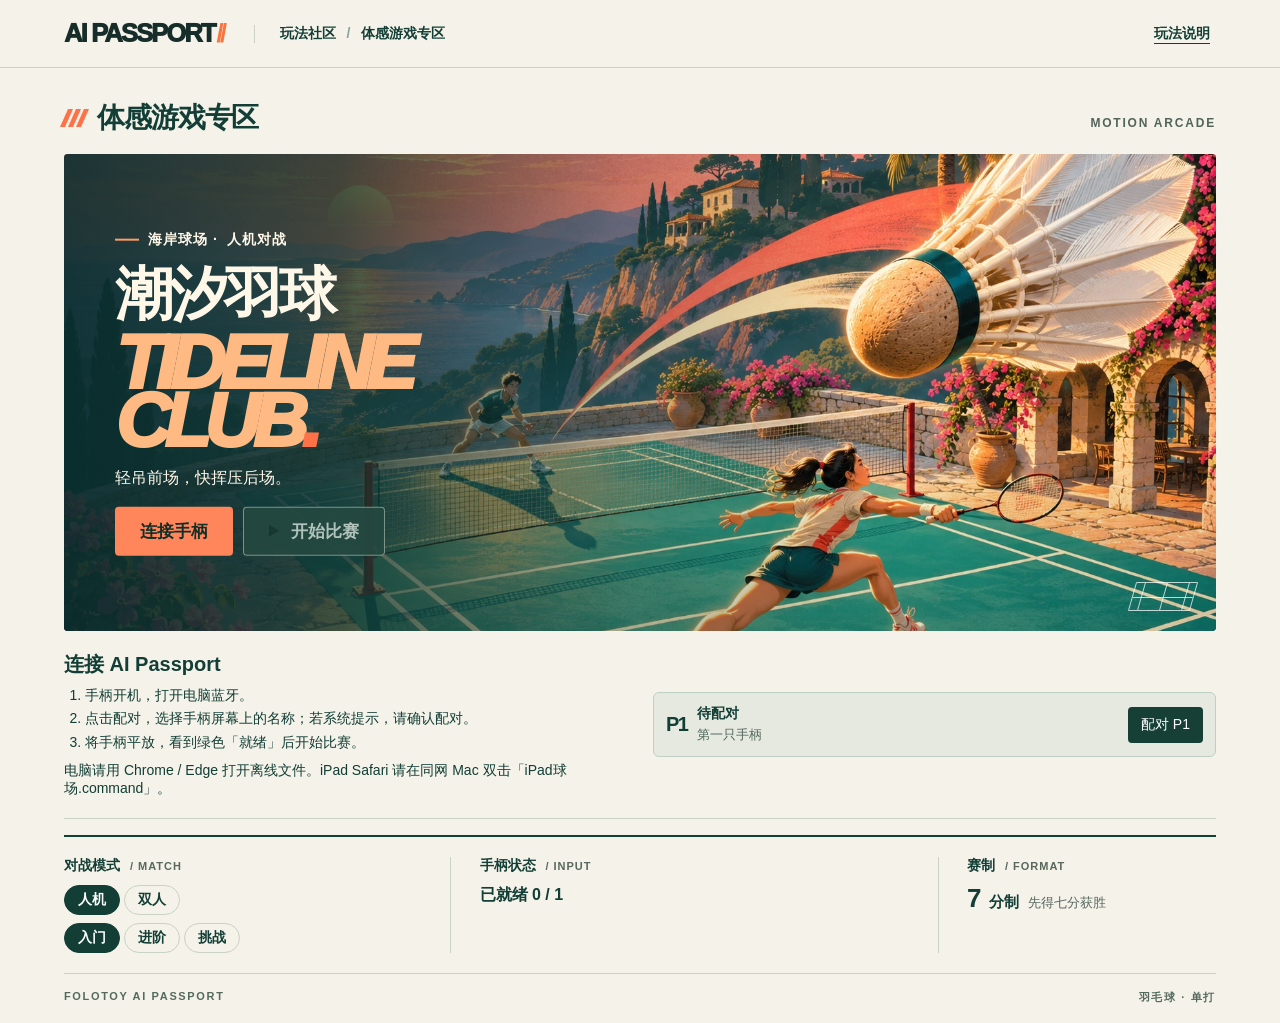
<file: source/game/index.html>
<!doctype html>
<html lang="zh-CN"><head><meta charset="utf-8"><meta name="viewport" content="width=device-width,initial-scale=1,viewport-fit=cover"><meta name="theme-color" content="#153c36">
<title>潮汐羽球 · AI Passport 体感游戏专区</title><link rel="icon" href="data:,"><link rel="stylesheet" href="style.css"></head>
<body>
<main id="lobby">
<header class="mast"><span class="brand">AI PASSPORT<b>//</b></span><span class="crumb">玩法社区 <i>/</i> 体感游戏专区</span><button class="textbtn" data-dialog="guide">玩法说明</button></header>
<div class="spread">
<div class="sectionline"><span class="sportmark"><i></i><i></i><i></i></span><h1>体感游戏专区</h1><span class="english">MOTION ARCADE</span></div>
<article class="poster">
<img class="keyart" src="assets/keyart.webp" alt="夕阳下的海岸羽毛球场，一枚白羽球带着珊瑚色轨迹飞越球网">
<div class="poster-shade"></div>
<div class="hero-copy"><span class="venue"><i></i> 海岸球场 · <span id="mode-name">人机对战</span></span><h2>潮汐羽球</h2><div class="club">TIDELINE<br>CLUB<span>.</span></div><p>轻吊前场，快挥压后场。</p><div class="launch-actions"><button class="play" id="setup-jump">连接手柄</button><button class="play" id="play" disabled><span class="triangle"></span>开始比赛</button></div></div>
<div class="court-stamp" aria-hidden="true"><i></i><b></b></div>
</article>
<section class="pairing" id="pairing" aria-labelledby="pair-heading">
<div class="pair-guide"><h2 id="pair-heading">连接 AI Passport</h2>
<ol id="pair-steps"><li>手柄开机，打开电脑蓝牙。</li><li>点击配对，选择手柄屏幕上的名称；若系统提示，请确认配对。</li><li>将手柄平放，看到绿色「就绪」后开始比赛。</li></ol>
<p id="platform-help" hidden></p></div>
<div class="pair-slots"><div class="slot" id="slot0"><b>P1</b><div><strong id="paddle-0" aria-live="polite">待配对</strong><small id="detail0">第一只手柄</small></div><button id="link0">配对 P1</button></div>
<div class="slot" id="slot1" hidden><b>P2</b><div><strong id="paddle-1" aria-live="polite">待配对</strong><small id="detail1">第二只手柄</small></div><button id="link1">配对 P2</button></div></div></section>
<section class="settings" aria-label="比赛设置">
<div class="setting"><span class="label">对战模式 <em>/ MATCH</em></span><div class="choices" aria-label="选择对战模式"><button data-mode="solo" aria-pressed="true">人机</button><button data-mode="duel" aria-pressed="false">双人</button></div><div id="difficulty" class="choices" aria-label="选择难度"><button data-level="shore" aria-pressed="true">入门</button><button data-level="tide" aria-pressed="false">进阶</button><button data-level="swell" aria-pressed="false">挑战</button></div></div>
<div class="setting"><span class="label">手柄状态 <em>/ INPUT</em></span><strong id="input-status" aria-live="polite">等待 P1 配对</strong></div>
<div class="setting rule"><span class="label">赛制 <em>/ FORMAT</em></span><strong>7 <small>分制</small></strong><span>先得七分获胜</span></div>
</section><footer><span>FOLOTOY AI PASSPORT</span><span>羽毛球 · 单打</span></footer></div></main>
<section id="court" hidden aria-label="羽毛球比赛">
<canvas id="world" aria-label="海岸 3D 羽毛球场"></canvas>
<header class="hud"><button id="pause" aria-label="暂停比赛">Ⅱ</button><div class="score"><span><span id="near-label">你</span> <b id="you">0</b></span><i></i><span><b id="cpu">0</b> <span id="far-label">电脑</span></span></div><button id="sound" aria-pressed="true">音效 开</button></header>
<div class="rally"><span>TIDELINE CLUB</span><b id="rally">海岸单打</b></div>
<div id="split-hud" hidden><div><b>P1</b><span id="side0-cue"></span><small id="side0-power"></small></div><div><b>P2</b><span id="side1-cue"></span><small id="side1-power"></small></div></div>
<div class="signal" id="signal"><span id="signal-label"></span></div>
<div class="prompt"><strong id="cue">准备发球</strong><span id="tip"></span></div>
<div class="touch"><button data-shot="left">左路</button><button data-shot="hit">挥拍</button><button data-shot="right">右路</button></div>
</section>
<dialog id="sheet"><div class="sheet-head"><span>TIDELINE CLUB</span><button id="close" aria-label="关闭">×</button></div><div id="sheet-content"></div></dialog>
<template id="guide"><h2>第一次上场</h2><ol><li><b>配对自己的手柄</b><p>手柄开机，在桌面 Chrome / Edge 的球场里按「配对 P1」，核对屏幕名称。双人时再用另一只配对 P2。iPad Safari 使用随包的「iPad球场.command」通过 Mac 连接手柄。</p></li><li><b>接球时轻挥或快挥</b><p>人物自动跑位。看自己画面的来球，在「现在挥拍」时击球。轻挥吊近网，快挥把球压深；在合适高度迎球还能扣杀。左右挥控制落点。</p></li><li><b>盯住自己的半屏</b><p>双人模式左屏是 P1，右屏是 P2，各自面向对手。先得七分获胜，网页和手柄同步显示比分。</p></li></ol></template>
<script src="assets/three.min.js"></script><script src="arena.js"></script><script src="match.js"></script><script src="relay.js"></script><script src="pad.js"></script><script src="app.js"></script>
</body></html>
</file>
<file: source/game/style.css>
:root{color-scheme:light;--ink:#123e36;--paper:#f4f2e9;--orange:#ff7247;--edge:#c9d2c4;font-family:"Inter","Helvetica Neue","PingFang SC","Microsoft YaHei",sans-serif;color:var(--ink);background:var(--paper)}*{box-sizing:border-box}body{margin:0}button,a{font:inherit}button{cursor:pointer;color:inherit}button:focus-visible,a:focus-visible{outline:3px solid #de6234;outline-offset:4px}button{border:0}button:active{transform:translateY(1px)}[hidden]{display:none!important}
.mast{height:68px;padding:0 clamp(20px,5vw,92px);display:flex;gap:30px;align-items:center;border-bottom:1px solid var(--edge)}.brand{font-size:clamp(18px,2vw,26px);font-weight:950;letter-spacing:-.075em;color:#172d29}.brand b{color:#fa743f;letter-spacing:-.14em;margin-left:2px}.crumb{font-size:14px;font-weight:600;border-left:1px solid var(--edge);padding-left:25px}.crumb i{font-style:normal;opacity:.45;padding:0 7px}.textbtn{margin-left:auto;background:transparent;font-weight:700;font-size:14px;text-decoration:underline;text-underline-offset:5px}
.spread{max-width:1590px;margin:auto;padding:0 clamp(20px,5vw,90px)}.sectionline{display:flex;gap:12px;align-items:baseline;margin:clamp(22px,3.6vh,42px) 0 18px}.sectionline h1{font-size:clamp(21px,2.15vw,34px);margin:0;font-weight:900;letter-spacing:-.04em}.english,.label em,.sheet-head span,footer,.rally span,.venue,.club,.hud,.court-stamp{font-family:"Avenir Next","Helvetica Neue",sans-serif}.english,.label em,.sheet-head span,footer,.rally span{font-size:12px;font-weight:800;letter-spacing:.15em}.english{margin-left:auto;color:#526459}.sportmark{height:18px;display:inline-flex;gap:3px;transform:skew(-24deg);align-self:center}.sportmark i{width:5px;background:var(--orange)}.poster{position:relative;height:clamp(365px,53vh,660px);overflow:hidden;background:#234a42;border-radius:4px;isolation:isolate;color:#fff8e9}.keyart,.poster-shade{position:absolute;inset:0;width:100%;height:100%;object-fit:cover;object-position:66% 51%;z-index:-2}.poster-shade{z-index:-1;background:linear-gradient(90deg,#0a2d2ee8 0%,#133832c9 24%,#163f3538 49%,transparent 69%),linear-gradient(0deg,#10231f25,transparent 38%)}.hero-copy{position:absolute;left:clamp(24px,4vw,74px);top:50%;transform:translateY(-50%)}.venue{font-size:14px;font-weight:700;letter-spacing:.07em;display:flex;align-items:center;gap:9px}.venue i{height:2px;width:24px;background:#ff9c69}.hero-copy h2{font-size:clamp(37px,4.5vw,70px);line-height:1.05;letter-spacing:-.06em;margin:15px 0 10px}.club{font-weight:950;font-style:italic;font-size:clamp(47px,6vw,100px);letter-spacing:-.09em;line-height:.75;color:#ffba83}.club span{color:var(--orange)}.hero-copy p{font-size:16px;margin:18px 0}.play,.action-link{display:inline-flex;align-items:center;justify-content:center;gap:12px;background:#ff865a;color:#102f29;font-weight:850;border-radius:4px;padding:12px 25px;font-size:17px;min-height:46px;text-decoration:none}.play:hover,.action-link:hover{background:#ffa87b}.triangle{border-top:6px solid transparent;border-bottom:6px solid transparent;border-left:10px solid #18382e}.court-stamp{position:absolute;right:22px;bottom:20px;width:62px;height:29px;border:1px solid #fffb;border-radius:1px;transform:skew(-16deg)}.court-stamp:before,.court-stamp:after,.court-stamp i,.court-stamp b{content:"";position:absolute;background:#fffb}.court-stamp:before{left:50%;height:100%;width:1px}.court-stamp:after{left:0;top:50%;width:100%;height:1px}.court-stamp i,.court-stamp b{top:0;left:14%;height:100%;width:1px}.court-stamp b{left:86%}
.settings{display:grid;grid-template-columns:1.07fr 1.35fr .77fr;margin-top:16px;border-top:2px solid var(--ink);border-bottom:1px solid var(--edge);padding:20px 0}.setting{padding:0 clamp(16px,2.2vw,38px);border-left:1px solid var(--edge)}.setting:first-child{padding-left:0;border:0}.label{display:block;font-size:14px;font-weight:800;margin-bottom:10px}.label em{font-size:11px;font-style:normal;letter-spacing:.09em;color:#58685c;margin-left:6px}.choices{display:flex;gap:4px}.choices button{border:1px solid var(--edge);background:transparent;border-radius:30px;padding:5px 13px;font-size:14px;font-weight:650}.choices button[aria-pressed=true]{background:var(--ink);color:white;border-color:var(--ink)}.input-btn{display:flex;align-items:center;gap:8px;min-height:32px;background:transparent;padding:0;line-height:1.25;font-weight:700;flex-wrap:wrap}.dot{width:8px;height:8px;border-radius:100%;background:#b56b44}.connected .dot{background:#24814c}.input-btn u{font-size:13px;margin-left:8px;text-underline-offset:4px}.rule strong{font-size:26px;line-height:1}.rule small{font-size:15px}.rule>span:last-child{font-size:13px;margin-left:9px;color:#56665e}footer{display:flex;justify-content:space-between;margin:16px 0 18px;color:#556a5f;font-size:11px}
#court{position:fixed;inset:0;background:#214b4a;overflow:hidden;touch-action:manipulation}#world{width:100%;height:100%;display:block}.hud{position:absolute;top:max(18px,env(safe-area-inset-top));left:3vw;right:3vw;display:flex;align-items:center;justify-content:space-between}.hud button,.score,.rally,.prompt,.touch button{background:#123a35eb;color:#fffbeb;border:1px solid #f6f2db53;border-radius:7px}.hud button{min-height:42px;min-width:44px;font-weight:750;padding:0 12px}.score{position:absolute;left:50%;transform:translateX(-50%);display:flex;align-items:center;padding:6px 16px;gap:18px;font-size:14px;font-weight:700;font-variant-numeric:tabular-nums}.score span{display:flex;align-items:center;gap:13px}.score b{font-size:33px;line-height:1.1}.score i{height:24px;width:1px;background:#fff5}.rally{position:absolute;top:78px;left:3vw;display:grid;gap:3px;padding:9px 12px}.rally span{color:#fdc08d;font-size:10px}.rally b{font-size:14px}.prompt{position:absolute;bottom:max(17px,3.1vh);left:3vw;padding:10px 16px;display:grid;gap:3px;max-width:55vw}.prompt strong{color:#ffbd89;font-size:20px}.prompt span{font-size:14px}.signal{pointer-events:none;position:absolute;top:21%;left:50%;transform:translateX(-50%);color:#173d35;white-space:nowrap}.signal span:not(:empty){display:block;background:#fff0cfef;border-radius:99px;padding:6px 18px;font-weight:800;font-size:17px;box-shadow:0 2px 12px #15322922}.touch{position:absolute;right:3vw;bottom:max(17px,3.1vh);display:flex;gap:5px}.touch button{font-size:15px;padding:12px 15px;font-weight:700}.touch button:nth-child(2){background:#ff885c;color:#16392f}.sheet-head{display:flex;align-items:center;justify-content:space-between;color:#638171}.sheet-head button{background:transparent;font-size:30px;line-height:1}.sheet-head span{font-size:11px}dialog{border:1px solid #1d493b;color:var(--ink);background:#faf8ed;border-radius:10px;width:min(480px,92vw);max-height:88dvh;padding:24px 28px;box-shadow:0 30px 100px #00181155}dialog::backdrop{background:#092822ac}dialog h2{margin:14px 0;font-size:30px;letter-spacing:-.04em}dialog ol{padding-left:23px}dialog li{padding-left:4px;margin:13px 0}dialog p{line-height:1.6;margin:4px 0;color:#39564b}.dialog-actions{display:flex;gap:9px;flex-wrap:wrap;margin-top:18px}.dialog-actions button{padding:10px 15px;border-radius:4px;background:#dce6d6;font-weight:750}.dialog-actions button:first-child{background:#ff8c5e}.result-score{font-weight:900;font-size:50px;letter-spacing:-.06em}.result-score span{color:#8a9f90}
@media(max-width:720px){.mast{height:54px;gap:13px}.crumb{font-size:12px;padding-left:12px}.sectionline{margin-top:22px}.english{font-size:10px}.poster{height:clamp(365px,54vh,530px)}.poster-shade{background:linear-gradient(90deg,#103631bd,#123d2c27 78%),linear-gradient(0deg,#173a31a5,transparent 75%)}.keyart{object-position:66% center}.hero-copy{top:auto;transform:none;bottom:24px}.settings{grid-template-columns:1fr 1.15fr;padding:14px 0;row-gap:12px}.setting{padding:0 9px}.rule{grid-column:1/-1;border:0;border-top:1px solid var(--edge);padding:12px 0 0;display:flex;align-items:center;gap:9px}.rule .label{margin:0 auto 0 0}.rule strong{font-size:20px}.label em{font-size:9px;margin-left:2px}.choices{gap:3px}.choices button{padding:5px 9px}.prompt{bottom:83px;left:50%;transform:translateX(-50%);text-align:center;min-width:240px}.touch{left:0;right:0;justify-content:center;bottom:18px}.rally{top:72px}.input-btn{font-size:14px}.input-btn u{margin-left:0}}
@media(max-height:520px) and (orientation:landscape){.rally{top:65px}.prompt{bottom:8px;left:2%;transform:none;min-width:0}.touch{left:auto;right:2%;bottom:8px}.signal{top:21%}.hud{top:8px}.hud button{min-height:36px}.score b{font-size:25px}}
@media(prefers-reduced-motion:reduce){*{scroll-behavior:auto}}

#difficulty{margin-top:8px} .venue #mode-name{display:inline}
.launch-actions{display:flex;gap:10px;flex-wrap:wrap}.play:disabled{background:#244940;color:#c2d1c9;opacity:.9;cursor:not-allowed;border:1px solid #e8f1de80}.pairing{display:grid;grid-template-columns:1fr 1fr;gap:26px;align-items:center;padding:20px 0;border-bottom:1px solid var(--edge)}.pair-guide h2{font-size:20px;margin:0 0 6px}.pair-guide ol{padding:0 0 0 1.5em;margin:0;font-size:14px;line-height:1.65}.pair-guide p{font-size:14px;margin:8px 0 0}.pair-slots{display:grid;gap:8px}.slot{display:flex;align-items:center;gap:10px;padding:12px;background:#e5e9df;border:1px solid #bfcfc4;border-radius:6px}.slot>b{font-size:20px;letter-spacing:-.08em}.slot>div{flex:1;min-width:0}.slot strong,.slot small{display:block}.slot strong{font-size:14px}.slot small{margin-top:3px;color:#52675f}.slot.ready{border-color:#367958;background:#d8ecdc}.slot.ready strong{color:#155b36}.slot button{background:#163f35;color:white;border-radius:4px;padding:9px 13px;font-size:14px}.slot button:disabled{background:#536c61}.dialog-actions button:disabled{opacity:.4;cursor:not-allowed}.duel .prompt,.duel .touch,.duel .signal,.duel .rally{display:none}#split-hud{pointer-events:none;position:absolute;inset:0;display:grid;grid-template-columns:1fr 1fr}#split-hud>div{position:relative;display:flex;flex-direction:column;align-items:center;justify-content:flex-end;gap:3px;padding-bottom:max(16px,env(safe-area-inset-bottom))}#split-hud>div+div{border-left:2px solid #e4ecddbf}#split-hud b,#split-hud span,#split-hud small{border-radius:5px;background:#13372fec;color:#fff4d8;padding:3px 10px}#split-hud b{color:#ffbb87}#split-hud>div+div b{color:#a8eee1}#split-hud small:empty{display:none}.duel .hud{z-index:2}.bridge-host .poster,.bridge-host .settings,.bridge-host footer,.bridge-host .textbtn{display:none}@media(max-width:760px){.pairing{grid-template-columns:1fr;gap:12px}.duel .score{padding:5px 8px;gap:7px}.duel .score span{gap:5px}.duel .score b{font-size:24px}}
</file>
